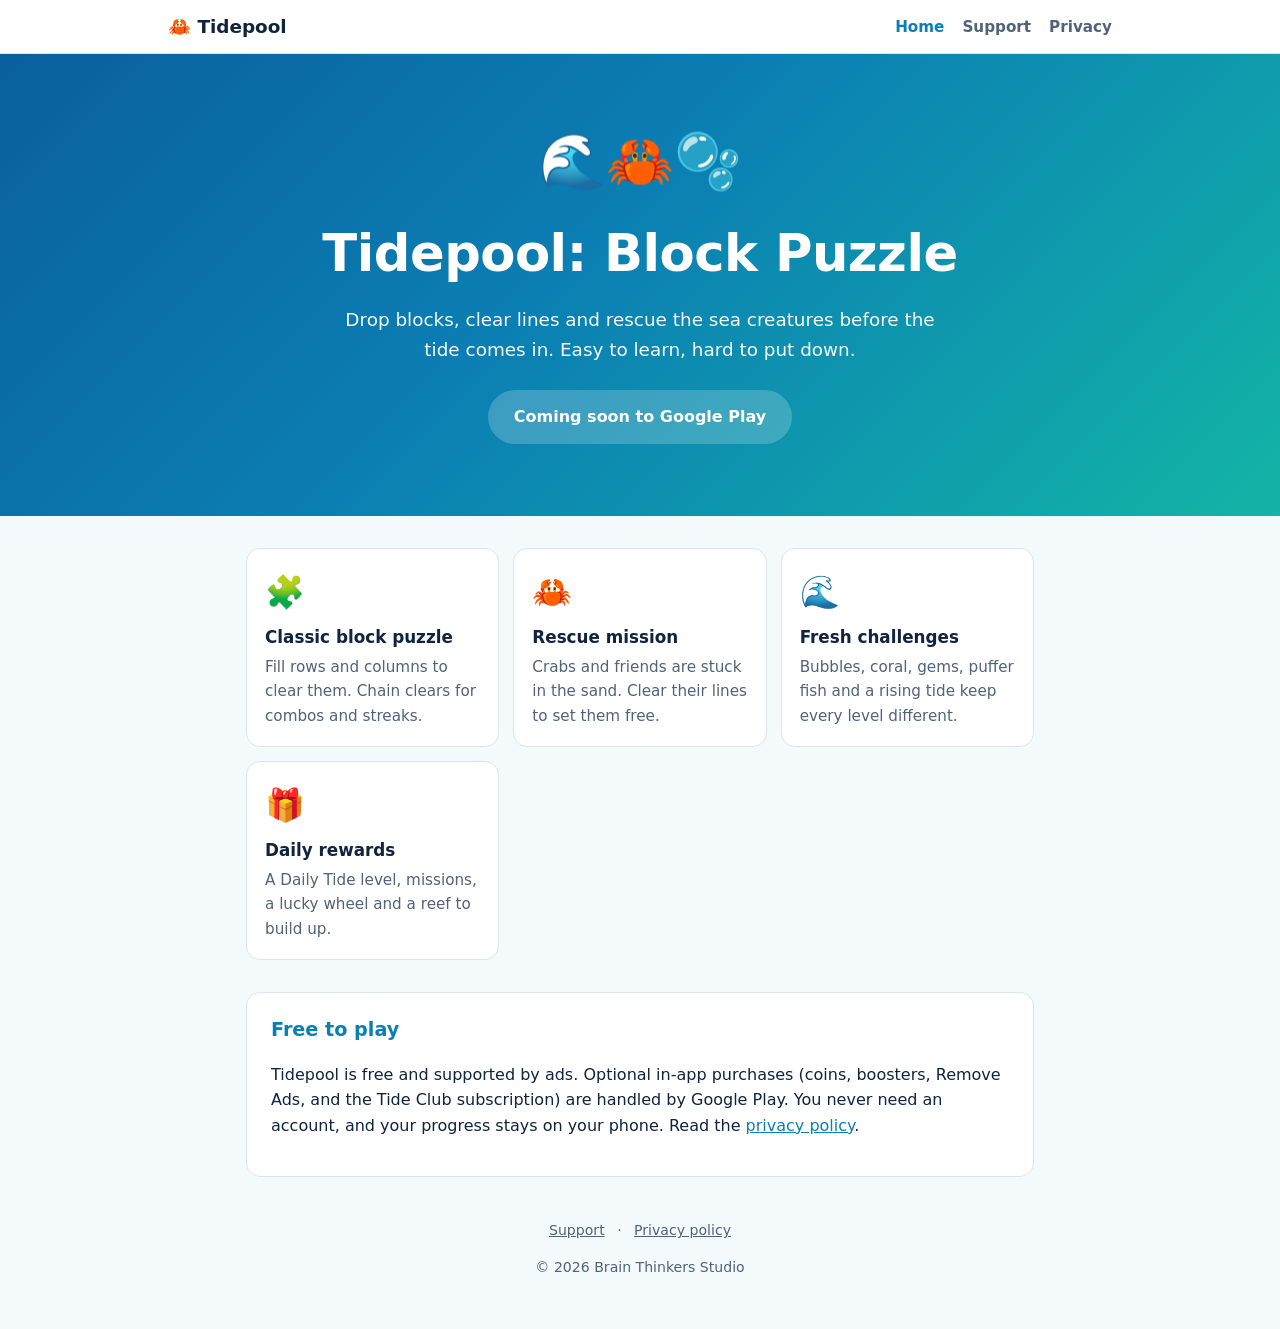
<file: index.html>
<!DOCTYPE html>
<html lang="en">
<head>
<meta charset="utf-8">
<meta name="viewport" content="width=device-width, initial-scale=1">
<title>Tidepool: Block Puzzle</title>
<meta name="description" content="Tidepool is a relaxing block puzzle game: clear lines, rescue sea creatures, pop bubbles and beat the tide. Free on Android.">
<meta property="og:title" content="Tidepool: Block Puzzle">
<meta property="og:description" content="Clear lines, rescue sea creatures and beat the tide. Free on Android.">
<link rel="icon" href="data:image/svg+xml,<svg xmlns='http://www.w3.org/2000/svg' viewBox='0 0 100 100'><text y='.9em' font-size='90'>🦀</text></svg>">
<link rel="stylesheet" href="style.css">
</head>
<body>
<nav class="nav"><div class="inner">
  <a class="brand" href="./">🦀 Tidepool</a>
  <a href="./" aria-current="page">Home</a>
  <a href="support.html">Support</a>
  <a href="privacy.html">Privacy</a>
</div></nav>

<header class="hero">
  <div class="emoji">🌊🦀🫧</div>
  <h1>Tidepool: Block Puzzle</h1>
  <p>Drop blocks, clear lines and rescue the sea creatures before the tide comes in. Easy to learn, hard to put down.</p>
  <!-- Once the app is live, swap the span for:
       <a class="button" href="https://play.google.com/store/apps/details?id=com.tidepool.blockpuzzle">Get it on Google Play</a> -->
  <span class="button soon">Coming soon to Google Play</span>
</header>

<main>
  <div class="features">
    <div class="feature"><div class="icon">🧩</div><h3>Classic block puzzle</h3><p>Fill rows and columns to clear them. Chain clears for combos and streaks.</p></div>
    <div class="feature"><div class="icon">🦀</div><h3>Rescue mission</h3><p>Crabs and friends are stuck in the sand. Clear their lines to set them free.</p></div>
    <div class="feature"><div class="icon">🌊</div><h3>Fresh challenges</h3><p>Bubbles, coral, gems, puffer fish and a rising tide keep every level different.</p></div>
    <div class="feature"><div class="icon">🎁</div><h3>Daily rewards</h3><p>A Daily Tide level, missions, a lucky wheel and a reef to build up.</p></div>
  </div>

  <section class="card">
    <h2>Free to play</h2>
    <p>Tidepool is free and supported by ads. Optional in-app purchases (coins, boosters, Remove Ads, and the Tide Club subscription) are handled by Google Play. You never need an account, and your progress stays on your phone. Read the <a href="privacy.html">privacy policy</a>.</p>
  </section>
</main>

<footer>
  <a href="support.html">Support</a> · <a href="privacy.html">Privacy policy</a>
  <p>© 2026 Brain Thinkers Studio</p>
</footer>
</body>
</html>
</file>
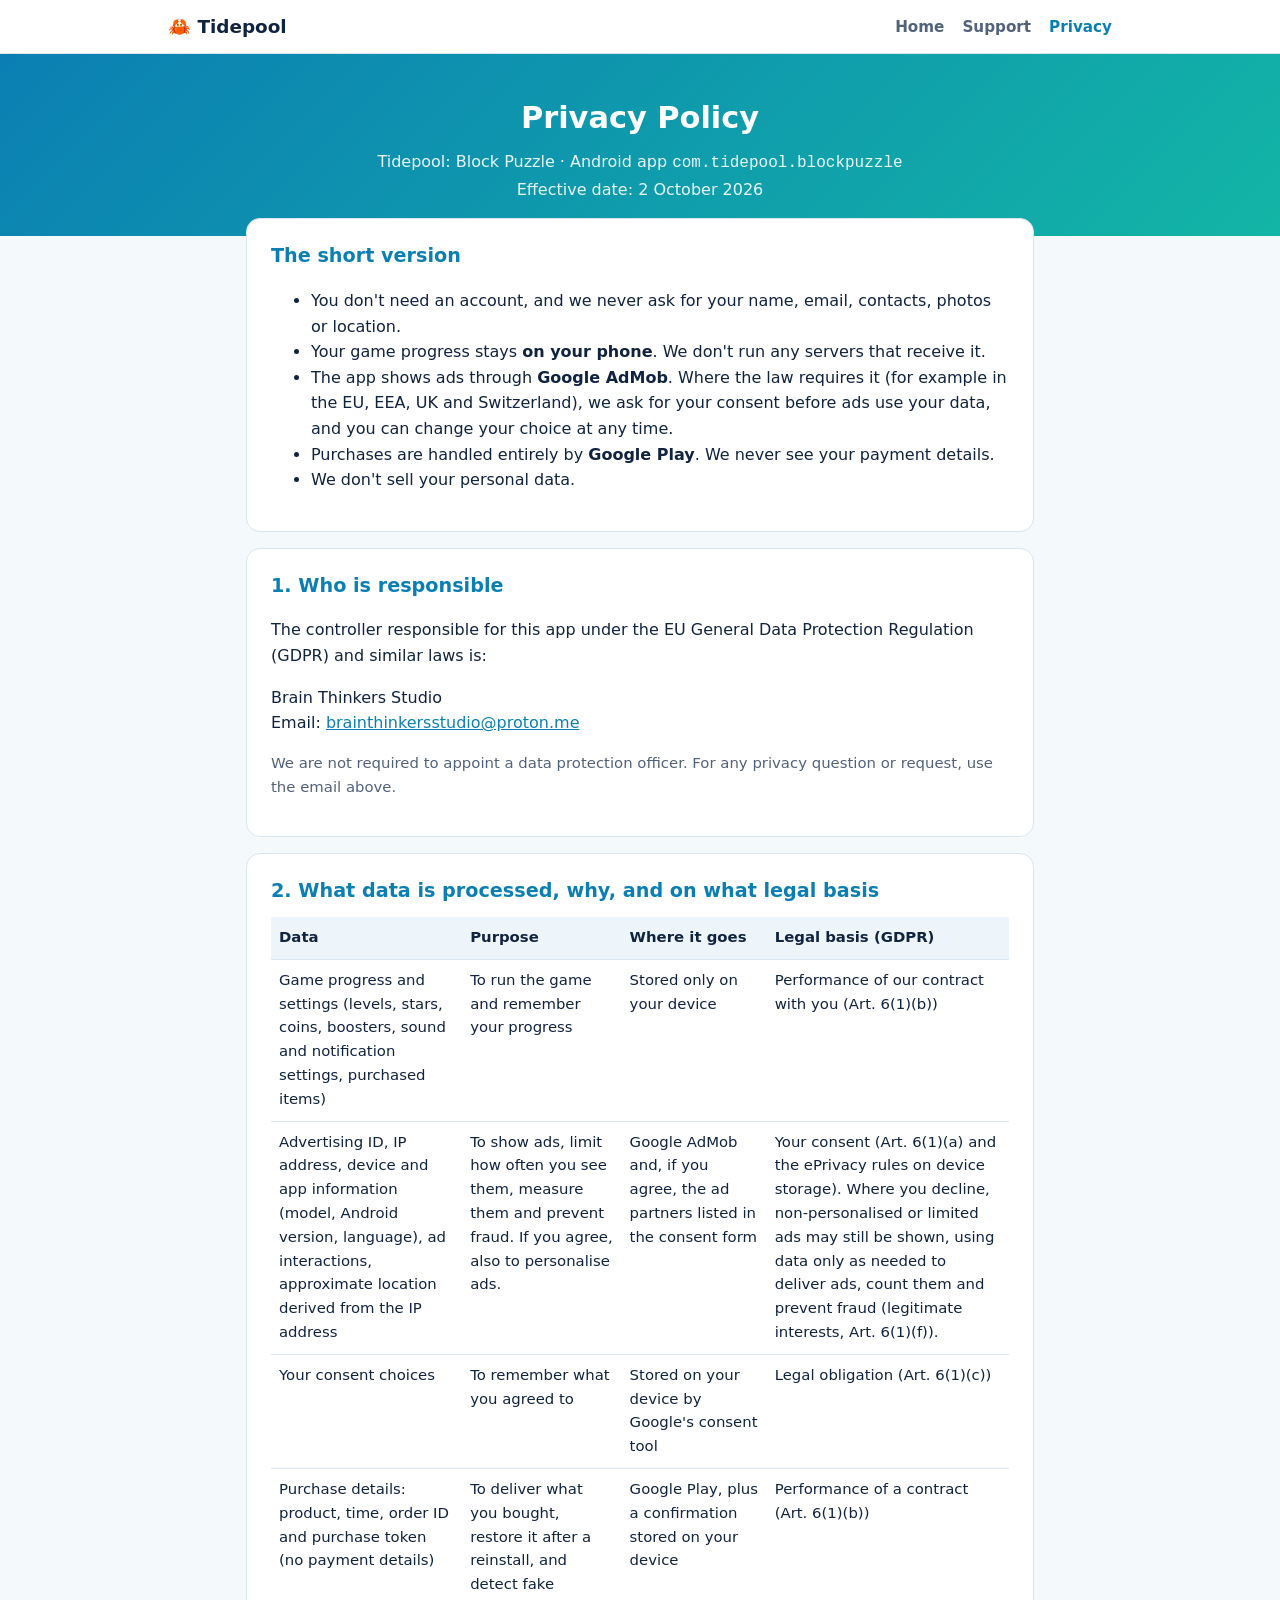
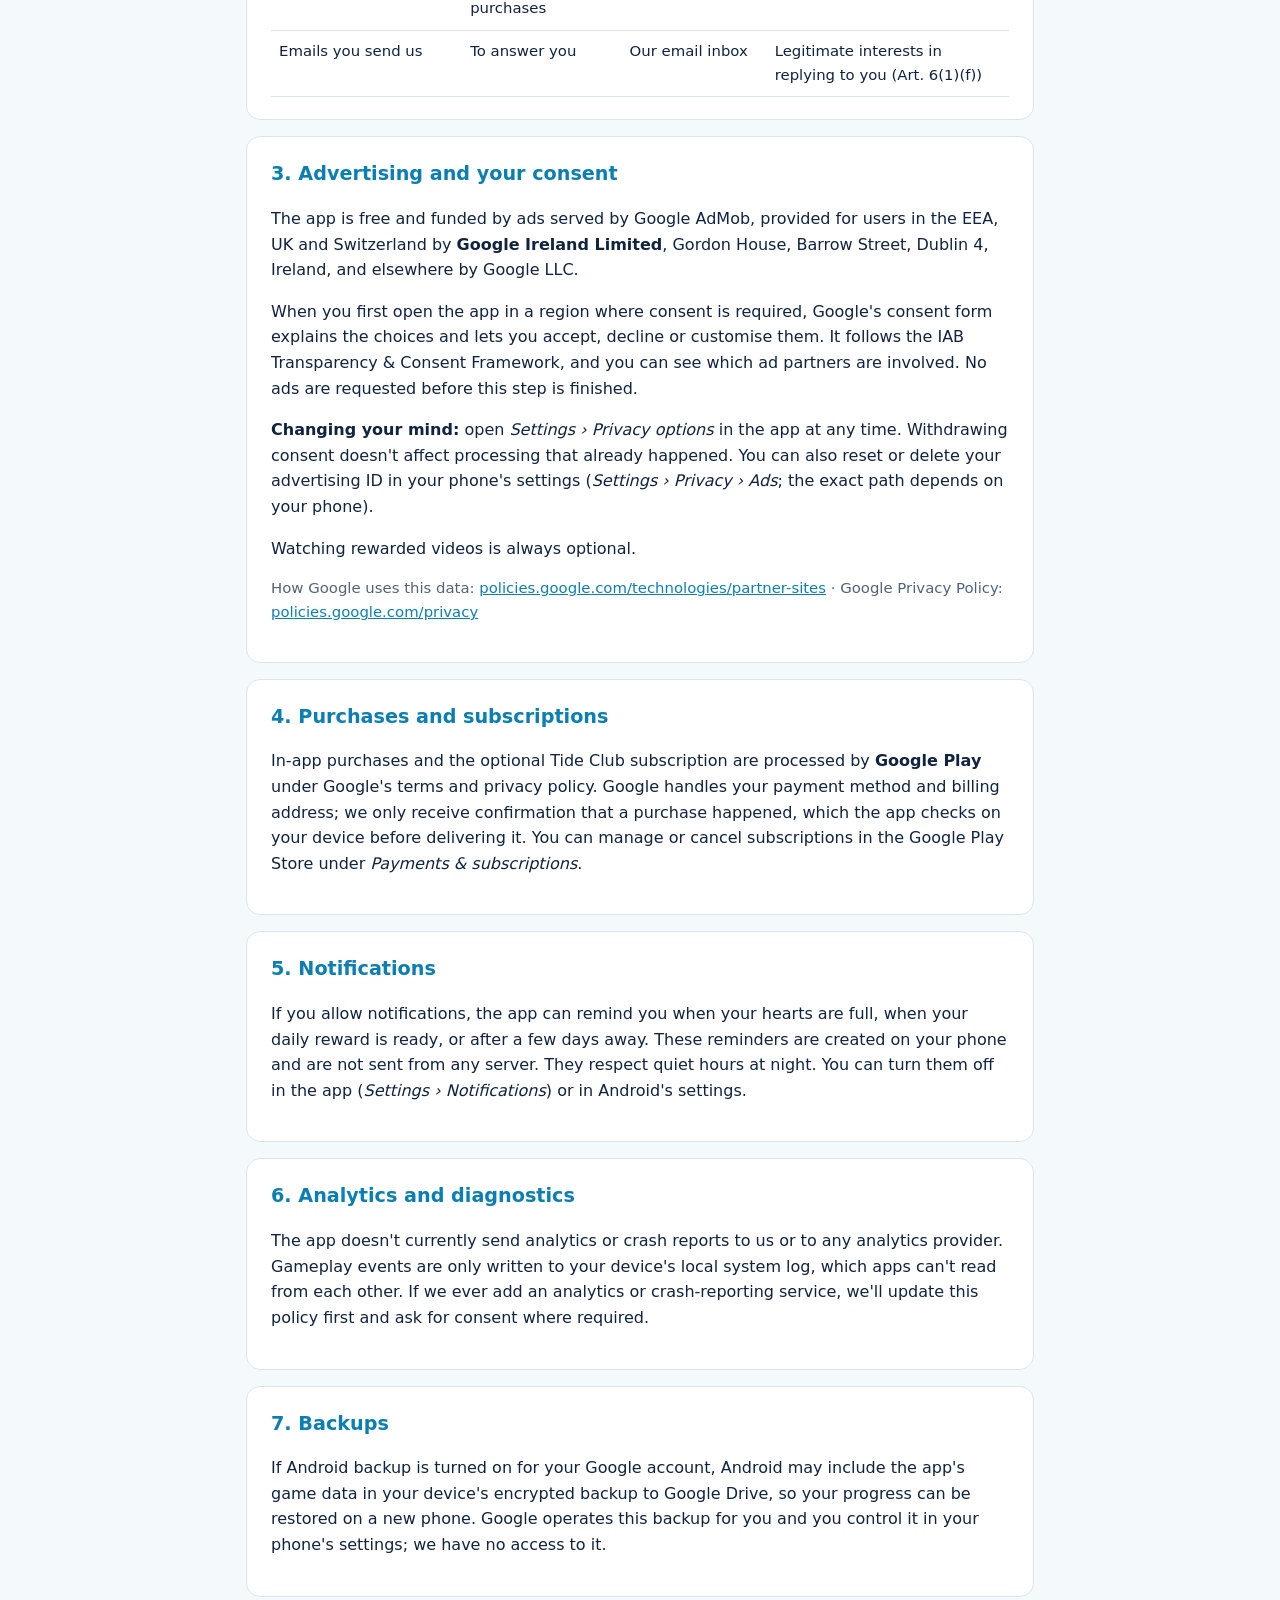
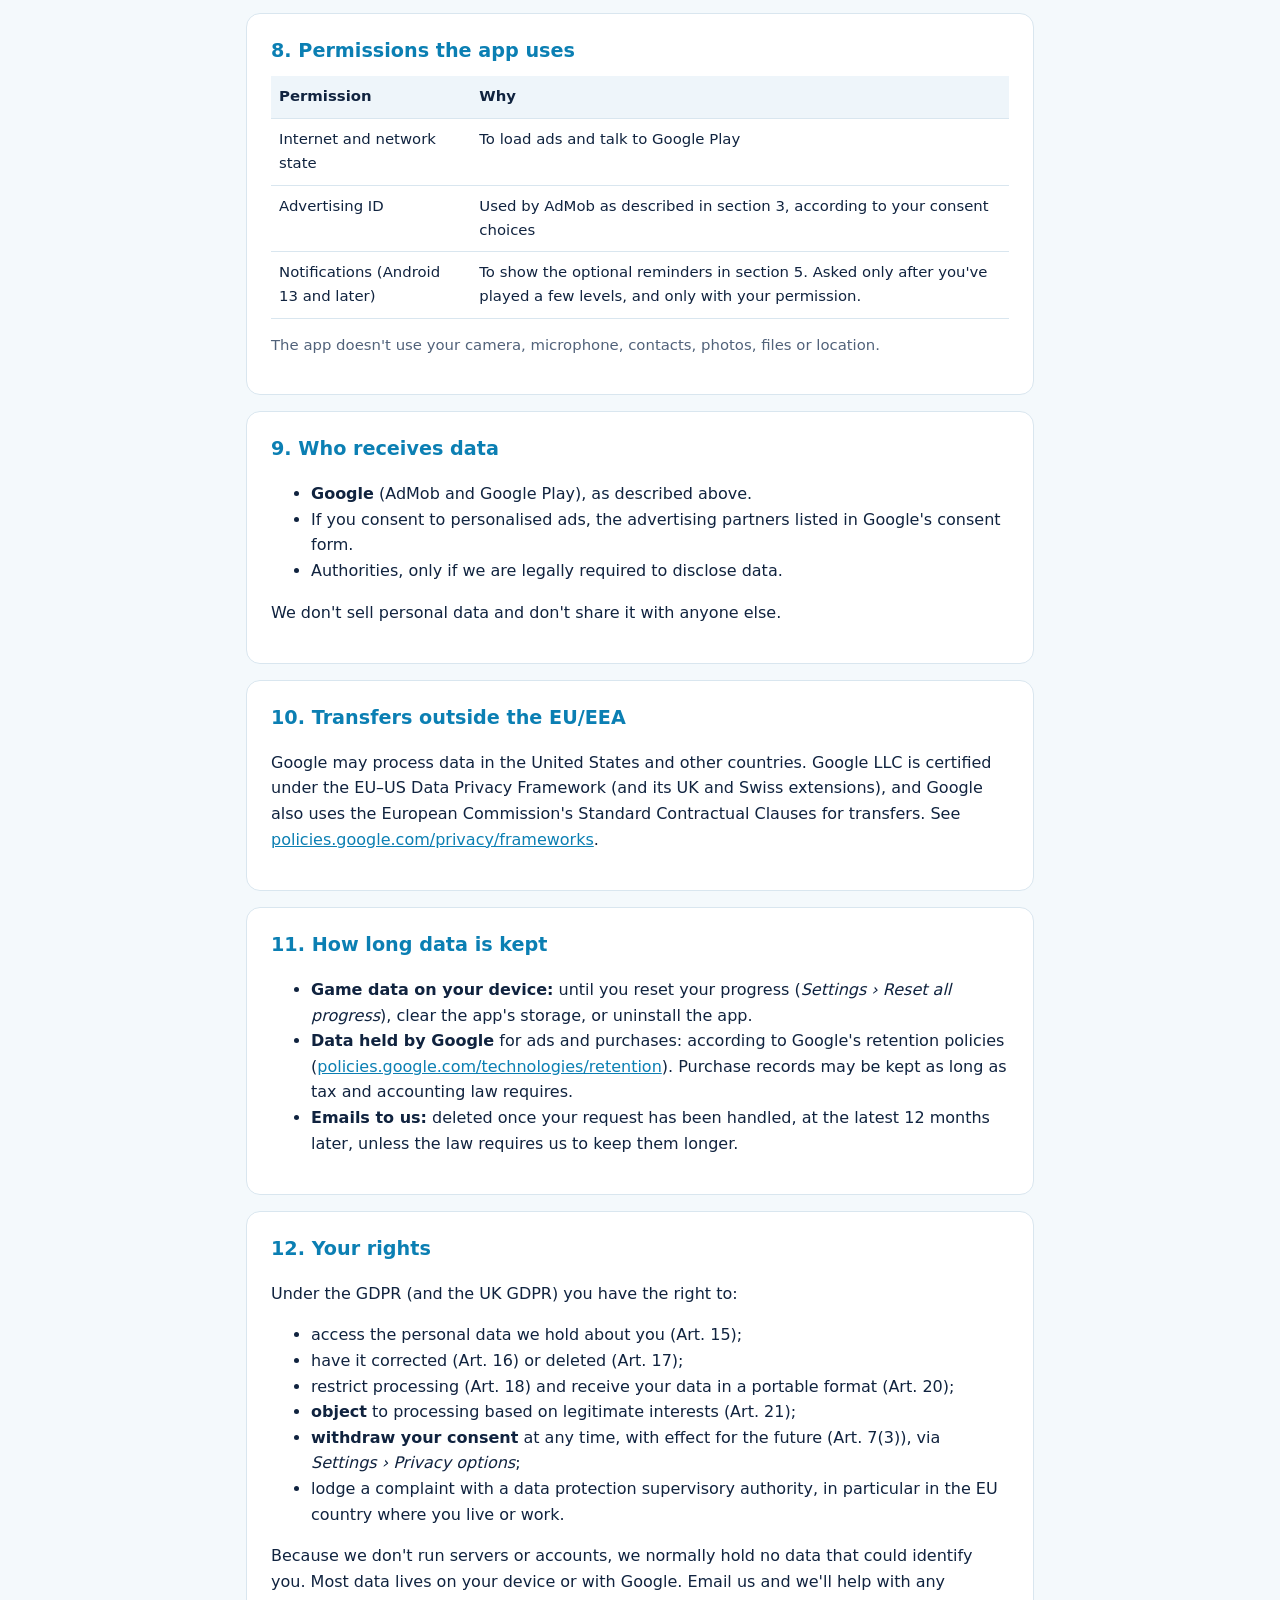
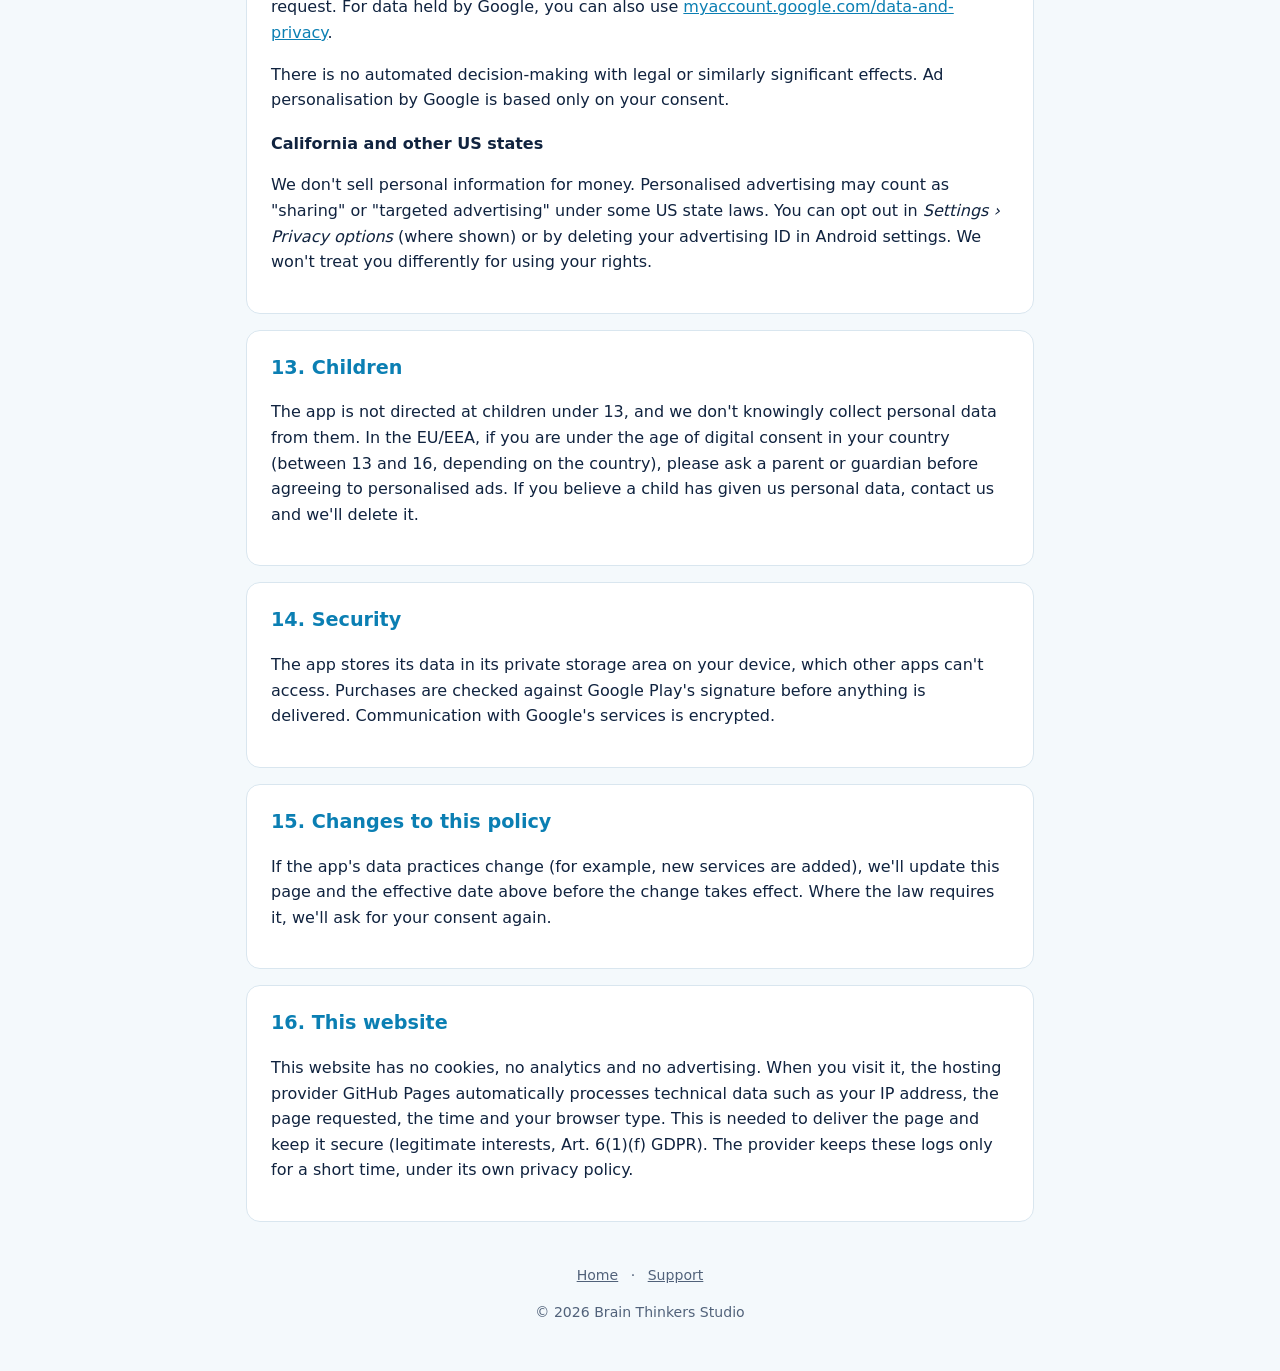
<file: privacy.html>
<!DOCTYPE html>
<html lang="en">
<head>
<meta charset="utf-8">
<meta name="viewport" content="width=device-width, initial-scale=1">
<title>Privacy Policy – Tidepool: Block Puzzle</title>
<meta name="description" content="Privacy policy for the Android game Tidepool: Block Puzzle (com.tidepool.blockpuzzle).">
<link rel="icon" href="data:image/svg+xml,<svg xmlns='http://www.w3.org/2000/svg' viewBox='0 0 100 100'><text y='.9em' font-size='90'>🦀</text></svg>">
<link rel="stylesheet" href="style.css">
</head>
<body>
<nav class="nav"><div class="inner">
  <a class="brand" href="./">🦀 Tidepool</a>
  <a href="./">Home</a>
  <a href="support.html">Support</a>
  <a href="privacy.html" aria-current="page">Privacy</a>
</div></nav>

<header class="page-head">
  <h1>Privacy Policy</h1>
  <p>Tidepool: Block Puzzle &middot; Android app <code>com.tidepool.blockpuzzle</code></p>
  <p>Effective date: 2 October 2026</p>
</header>

<main class="lift">


<section class="card">
  <h2>The short version</h2>
  <ul>
    <li>You don't need an account, and we never ask for your name, email, contacts, photos or location.</li>
    <li>Your game progress stays <strong>on your phone</strong>. We don't run any servers that receive it.</li>
    <li>The app shows ads through <strong>Google AdMob</strong>. Where the law requires it (for example in the EU, EEA, UK and Switzerland), we ask for your consent before ads use your data, and you can change your choice at any time.</li>
    <li>Purchases are handled entirely by <strong>Google Play</strong>. We never see your payment details.</li>
    <li>We don't sell your personal data.</li>
  </ul>
</section>

<section class="card">
  <h2>1. Who is responsible</h2>
  <p>The controller responsible for this app under the EU General Data Protection Regulation (GDPR) and similar laws is:</p>
  <p>Brain Thinkers Studio<br>
     Email: <a href="mailto:brainthinkersstudio@proton.me">brainthinkersstudio@proton.me</a></p>
  <p class="muted">We are not required to appoint a data protection officer. For any privacy question or request, use the email above.</p>
</section>

<section class="card">
  <h2>2. What data is processed, why, and on what legal basis</h2>
  <table>
    <tr><th>Data</th><th>Purpose</th><th>Where it goes</th><th>Legal basis (GDPR)</th></tr>
    <tr>
      <td>Game progress and settings (levels, stars, coins, boosters, sound and notification settings, purchased items)</td>
      <td>To run the game and remember your progress</td>
      <td>Stored only on your device</td>
      <td>Performance of our contract with you (Art. 6(1)(b))</td>
    </tr>
    <tr>
      <td>Advertising ID, IP address, device and app information (model, Android version, language), ad interactions, approximate location derived from the IP address</td>
      <td>To show ads, limit how often you see them, measure them and prevent fraud. If you agree, also to personalise ads.</td>
      <td>Google AdMob and, if you agree, the ad partners listed in the consent form</td>
      <td>Your consent (Art. 6(1)(a) and the ePrivacy rules on device storage). Where you decline, non-personalised or limited ads may still be shown, using data only as needed to deliver ads, count them and prevent fraud (legitimate interests, Art. 6(1)(f)).</td>
    </tr>
    <tr>
      <td>Your consent choices</td>
      <td>To remember what you agreed to</td>
      <td>Stored on your device by Google's consent tool</td>
      <td>Legal obligation (Art. 6(1)(c))</td>
    </tr>
    <tr>
      <td>Purchase details: product, time, order ID and purchase token (no payment details)</td>
      <td>To deliver what you bought, restore it after a reinstall, and detect fake purchases</td>
      <td>Google Play, plus a confirmation stored on your device</td>
      <td>Performance of a contract (Art. 6(1)(b))</td>
    </tr>
    <tr>
      <td>Emails you send us</td>
      <td>To answer you</td>
      <td>Our email inbox</td>
      <td>Legitimate interests in replying to you (Art. 6(1)(f))</td>
    </tr>
  </table>
</section>

<section class="card">
  <h2>3. Advertising and your consent</h2>
  <p>The app is free and funded by ads served by Google AdMob, provided for users in the EEA, UK and Switzerland by <strong>Google Ireland Limited</strong>, Gordon House, Barrow Street, Dublin 4, Ireland, and elsewhere by Google LLC.</p>
  <p>When you first open the app in a region where consent is required, Google's consent form explains the choices and lets you accept, decline or customise them. It follows the IAB Transparency &amp; Consent Framework, and you can see which ad partners are involved. No ads are requested before this step is finished.</p>
  <p><strong>Changing your mind:</strong> open <em>Settings &rsaquo; Privacy options</em> in the app at any time. Withdrawing consent doesn't affect processing that already happened. You can also reset or delete your advertising ID in your phone's settings (<em>Settings &rsaquo; Privacy &rsaquo; Ads</em>; the exact path depends on your phone).</p>
  <p>Watching rewarded videos is always optional.</p>
  <p class="muted">How Google uses this data: <a href="https://policies.google.com/technologies/partner-sites">policies.google.com/technologies/partner-sites</a> &middot; Google Privacy Policy: <a href="https://policies.google.com/privacy">policies.google.com/privacy</a></p>
</section>

<section class="card">
  <h2>4. Purchases and subscriptions</h2>
  <p>In-app purchases and the optional Tide Club subscription are processed by <strong>Google Play</strong> under Google's terms and privacy policy. Google handles your payment method and billing address; we only receive confirmation that a purchase happened, which the app checks on your device before delivering it. You can manage or cancel subscriptions in the Google Play Store under <em>Payments &amp; subscriptions</em>.</p>
</section>

<section class="card">
  <h2>5. Notifications</h2>
  <p>If you allow notifications, the app can remind you when your hearts are full, when your daily reward is ready, or after a few days away. These reminders are created on your phone and are not sent from any server. They respect quiet hours at night. You can turn them off in the app (<em>Settings &rsaquo; Notifications</em>) or in Android's settings.</p>
</section>

<section class="card">
  <h2>6. Analytics and diagnostics</h2>
  <p>The app doesn't currently send analytics or crash reports to us or to any analytics provider. Gameplay events are only written to your device's local system log, which apps can't read from each other. If we ever add an analytics or crash-reporting service, we'll update this policy first and ask for consent where required.</p>
</section>

<section class="card">
  <h2>7. Backups</h2>
  <p>If Android backup is turned on for your Google account, Android may include the app's game data in your device's encrypted backup to Google Drive, so your progress can be restored on a new phone. Google operates this backup for you and you control it in your phone's settings; we have no access to it.</p>
</section>

<section class="card">
  <h2>8. Permissions the app uses</h2>
  <table>
    <tr><th>Permission</th><th>Why</th></tr>
    <tr><td>Internet and network state</td><td>To load ads and talk to Google Play</td></tr>
    <tr><td>Advertising ID</td><td>Used by AdMob as described in section 3, according to your consent choices</td></tr>
    <tr><td>Notifications (Android 13 and later)</td><td>To show the optional reminders in section 5. Asked only after you've played a few levels, and only with your permission.</td></tr>
  </table>
  <p class="muted">The app doesn't use your camera, microphone, contacts, photos, files or location.</p>
</section>

<section class="card">
  <h2>9. Who receives data</h2>
  <ul>
    <li><strong>Google</strong> (AdMob and Google Play), as described above.</li>
    <li>If you consent to personalised ads, the advertising partners listed in Google's consent form.</li>
    <li>Authorities, only if we are legally required to disclose data.</li>
  </ul>
  <p>We don't sell personal data and don't share it with anyone else.</p>
</section>

<section class="card">
  <h2>10. Transfers outside the EU/EEA</h2>
  <p>Google may process data in the United States and other countries. Google LLC is certified under the EU–US Data Privacy Framework (and its UK and Swiss extensions), and Google also uses the European Commission's Standard Contractual Clauses for transfers. See <a href="https://policies.google.com/privacy/frameworks">policies.google.com/privacy/frameworks</a>.</p>
</section>

<section class="card">
  <h2>11. How long data is kept</h2>
  <ul>
    <li><strong>Game data on your device:</strong> until you reset your progress (<em>Settings &rsaquo; Reset all progress</em>), clear the app's storage, or uninstall the app.</li>
    <li><strong>Data held by Google</strong> for ads and purchases: according to Google's retention policies (<a href="https://policies.google.com/technologies/retention">policies.google.com/technologies/retention</a>). Purchase records may be kept as long as tax and accounting law requires.</li>
    <li><strong>Emails to us:</strong> deleted once your request has been handled, at the latest 12 months later, unless the law requires us to keep them longer.</li>
  </ul>
</section>

<section class="card">
  <h2>12. Your rights</h2>
  <p>Under the GDPR (and the UK GDPR) you have the right to:</p>
  <ul>
    <li>access the personal data we hold about you (Art. 15);</li>
    <li>have it corrected (Art. 16) or deleted (Art. 17);</li>
    <li>restrict processing (Art. 18) and receive your data in a portable format (Art. 20);</li>
    <li><strong>object</strong> to processing based on legitimate interests (Art. 21);</li>
    <li><strong>withdraw your consent</strong> at any time, with effect for the future (Art. 7(3)), via <em>Settings &rsaquo; Privacy options</em>;</li>
    <li>lodge a complaint with a data protection supervisory authority, in particular in the EU country where you live or work.</li>
  </ul>
  <p>Because we don't run servers or accounts, we normally hold no data that could identify you. Most data lives on your device or with Google. Email us and we'll help with any request. For data held by Google, you can also use <a href="https://myaccount.google.com/data-and-privacy">myaccount.google.com/data-and-privacy</a>.</p>
  <p>There is no automated decision-making with legal or similarly significant effects. Ad personalisation by Google is based only on your consent.</p>
  <h3>California and other US states</h3>
  <p>We don't sell personal information for money. Personalised advertising may count as "sharing" or "targeted advertising" under some US state laws. You can opt out in <em>Settings &rsaquo; Privacy options</em> (where shown) or by deleting your advertising ID in Android settings. We won't treat you differently for using your rights.</p>
</section>

<section class="card">
  <h2>13. Children</h2>
  <p>The app is not directed at children under 13, and we don't knowingly collect personal data from them. In the EU/EEA, if you are under the age of digital consent in your country (between 13 and 16, depending on the country), please ask a parent or guardian before agreeing to personalised ads. If you believe a child has given us personal data, contact us and we'll delete it.</p>
</section>

<section class="card">
  <h2>14. Security</h2>
  <p>The app stores its data in its private storage area on your device, which other apps can't access. Purchases are checked against Google Play's signature before anything is delivered. Communication with Google's services is encrypted.</p>
</section>

<section class="card">
  <h2>15. Changes to this policy</h2>
  <p>If the app's data practices change (for example, new services are added), we'll update this page and the effective date above before the change takes effect. Where the law requires it, we'll ask for your consent again.</p>
</section>

<section class="card">
  <h2>16. This website</h2>
  <p>This website has no cookies, no analytics and no advertising. When you visit it, the hosting provider GitHub Pages automatically processes technical data such as your IP address, the page requested, the time and your browser type. This is needed to deliver the page and keep it secure (legitimate interests, Art. 6(1)(f) GDPR). The provider keeps these logs only for a short time, under its own privacy policy.</p>
</section>

</main>

<footer>
  <a href="./">Home</a> · <a href="support.html">Support</a>
  <p>© 2026 Brain Thinkers Studio</p>
</footer>
</body>
</html>
</file>
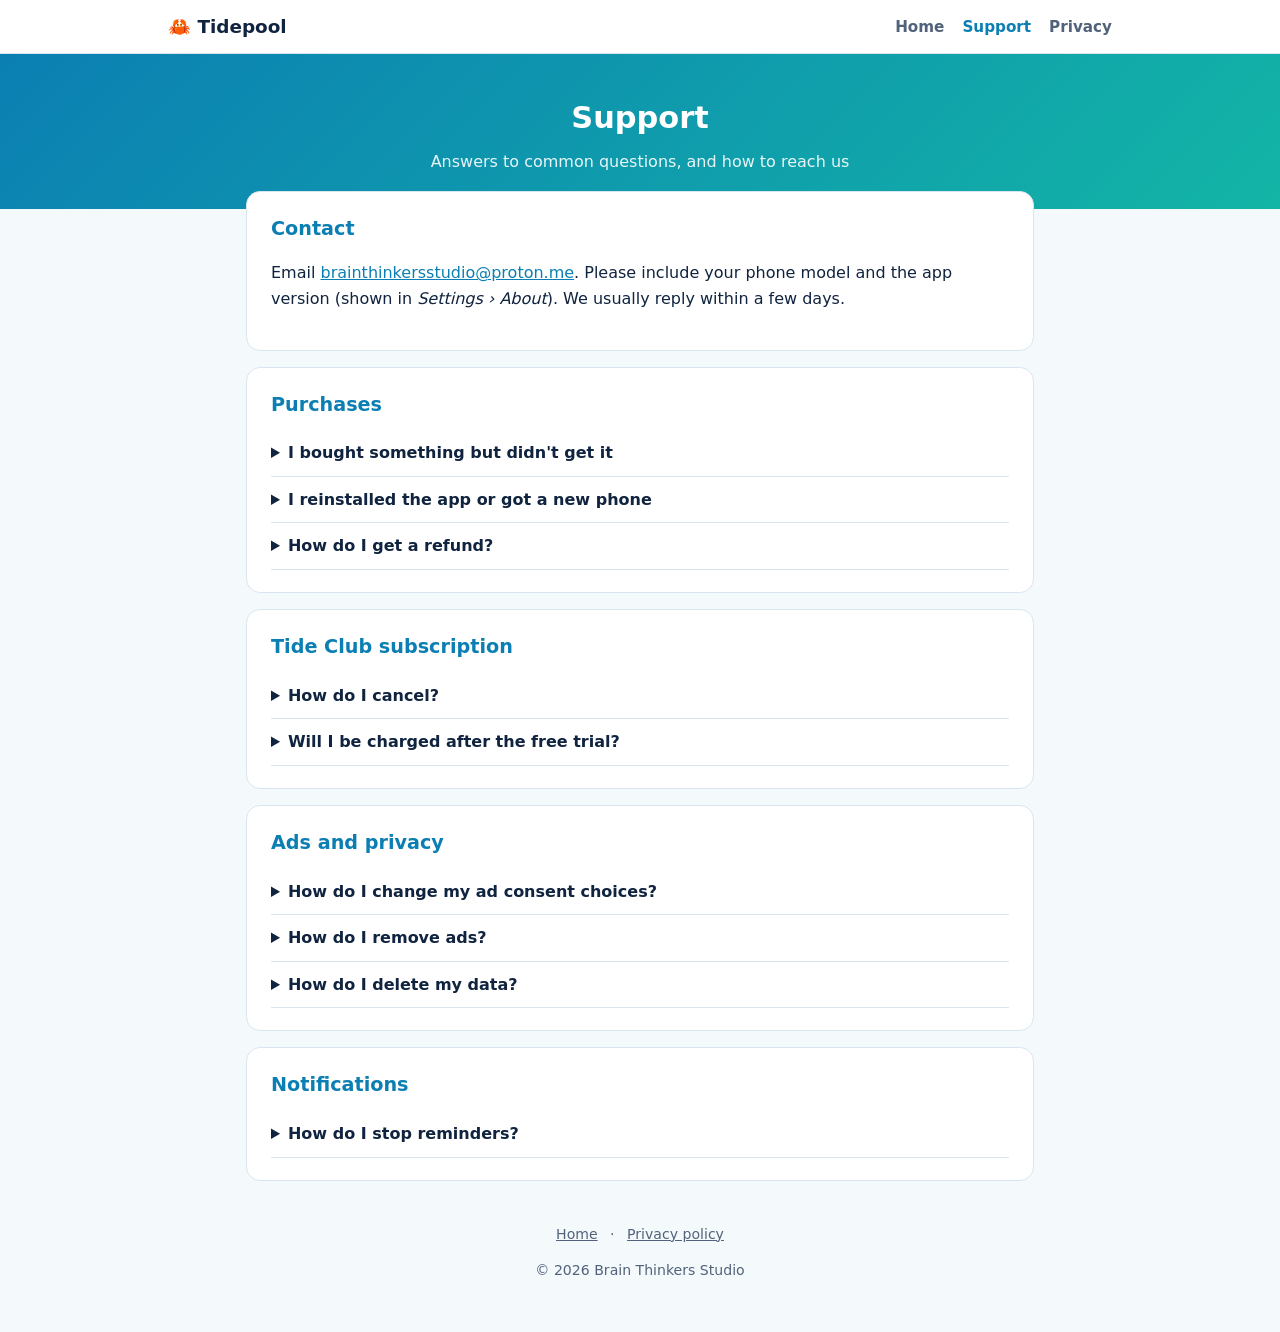
<file: support.html>
<!DOCTYPE html>
<html lang="en">
<head>
<meta charset="utf-8">
<meta name="viewport" content="width=device-width, initial-scale=1">
<title>Support – Tidepool: Block Puzzle</title>
<meta name="description" content="Help with Tidepool: Block Puzzle: purchases, subscriptions, ads and privacy choices, progress and contact.">
<link rel="icon" href="data:image/svg+xml,<svg xmlns='http://www.w3.org/2000/svg' viewBox='0 0 100 100'><text y='.9em' font-size='90'>🦀</text></svg>">
<link rel="stylesheet" href="style.css">
</head>
<body>
<nav class="nav"><div class="inner">
  <a class="brand" href="./">🦀 Tidepool</a>
  <a href="./">Home</a>
  <a href="support.html" aria-current="page">Support</a>
  <a href="privacy.html">Privacy</a>
</div></nav>

<header class="page-head">
  <h1>Support</h1>
  <p>Answers to common questions, and how to reach us</p>
</header>

<main class="lift">
  <section class="card">
    <h2>Contact</h2>
    <p>Email <a href="mailto:brainthinkersstudio@proton.me">brainthinkersstudio@proton.me</a>. Please include your phone model and the app version (shown in <em>Settings › About</em>). We usually reply within a few days.</p>
  </section>

  <section class="card">
    <h2>Purchases</h2>
    <details>
      <summary>I bought something but didn't get it</summary>
      <p>Open <em>Settings › Restore purchases</em>. Some payment methods take a while to confirm; once Google Play confirms the payment, the item is delivered the next time you open the game. If it still hasn't arrived after 24 hours, email us your Google Play order number (it starts with GPA.).</p>
    </details>
    <details>
      <summary>I reinstalled the app or got a new phone</summary>
      <p>Remove Ads and an active Tide Club subscription come back with <em>Settings › Restore purchases</em>, as long as you use the same Google account. Coins and progress are stored on the phone, so they only carry over through Android's own backup.</p>
    </details>
    <details>
      <summary>How do I get a refund?</summary>
      <p>Purchases go through Google Play, so refunds are requested from Google: see <a href="https://support.google.com/googleplay/answer/2479637">Google Play refund help</a>. You can also email us and we'll help.</p>
    </details>
  </section>

  <section class="card">
    <h2>Tide Club subscription</h2>
    <details>
      <summary>How do I cancel?</summary>
      <p>Open the Google Play Store › your profile picture › <em>Payments &amp; subscriptions › Subscriptions</em> › Tidepool › <em>Cancel subscription</em>. You keep the benefits until the end of the period you've paid for. Uninstalling the app does <strong>not</strong> cancel a subscription.</p>
    </details>
    <details>
      <summary>Will I be charged after the free trial?</summary>
      <p>Yes, unless you cancel before the trial ends. The price and trial length are shown next to the subscribe button and in Google Play's confirmation screen.</p>
    </details>
  </section>

  <section class="card">
    <h2>Ads and privacy</h2>
    <details>
      <summary>How do I change my ad consent choices?</summary>
      <p>Open <em>Settings › Privacy options</em> in the app. This option appears in regions where consent is required (for example the EU, EEA and UK).</p>
    </details>
    <details>
      <summary>How do I remove ads?</summary>
      <p>Buy <em>Remove Ads</em> in the shop to remove all interstitial ads permanently. Rewarded videos stay available but are always optional.</p>
    </details>
    <details>
      <summary>How do I delete my data?</summary>
      <p>Everything the game stores is on your phone: <em>Settings › Reset all progress</em> clears your game, and uninstalling the app removes all of its data. We don't run servers or accounts, so there's no copy with us. For data Google holds for ads or purchases, see the <a href="privacy.html">privacy policy</a>.</p>
    </details>
  </section>

  <section class="card">
    <h2>Notifications</h2>
    <details>
      <summary>How do I stop reminders?</summary>
      <p>Turn off <em>Settings › Notifications</em> in the game, or block notifications for Tidepool in Android's settings. Reminders never arrive at night.</p>
    </details>
  </section>
</main>

<footer>
  <a href="./">Home</a> · <a href="privacy.html">Privacy policy</a>
  <p>© 2026 Brain Thinkers Studio</p>
</footer>
</body>
</html>
</file>
<file: style.css>
:root {
  --ink: #10233f;
  --muted: #51627a;
  --sea: #0b7fb3;
  --teal: #13b5a6;
  --coin: #ffc93c;
  --bg: #f4f9fc;
  --card: #ffffff;
  --line: #d9e6ef;
}
* { box-sizing: border-box; }
html { scroll-behavior: smooth; }
body { margin: 0; background: var(--bg); color: var(--ink); font: 16px/1.6 system-ui, -apple-system, "Segoe UI", Roboto, sans-serif; }
a { color: var(--sea); }

/* Top bar */
.nav { position: sticky; top: 0; z-index: 10; background: rgba(255, 255, 255, .92); backdrop-filter: blur(8px); border-bottom: 1px solid var(--line); }
.nav .inner { max-width: 980px; margin: 0 auto; padding: 12px 18px; display: flex; align-items: center; gap: 18px; }
.brand { font-weight: 800; font-size: 1.15rem; color: var(--ink); text-decoration: none; margin-right: auto; }
.nav a:not(.brand) { color: var(--muted); text-decoration: none; font-weight: 600; font-size: .95rem; }
.nav a[aria-current="page"] { color: var(--sea); }

/* Hero */
.hero { background: linear-gradient(135deg, #0a5f9e, #0b7fb3 45%, #13b5a6); color: #fff; text-align: center; padding: 64px 20px 72px; overflow: hidden; position: relative; }
.hero h1 { font-size: clamp(2rem, 6vw, 3.2rem); margin: 0 0 10px; letter-spacing: -.5px; }
.hero p { font-size: 1.15rem; max-width: 620px; margin: 0 auto 26px; opacity: .95; }
.hero .emoji { font-size: 3.4rem; margin-bottom: 8px; }
.button { display: inline-block; background: var(--coin); color: #3b2a00; font-weight: 800; text-decoration: none; padding: 14px 26px; border-radius: 999px; box-shadow: 0 6px 0 #d49b00; }
.button:active { transform: translateY(3px); box-shadow: 0 3px 0 #d49b00; }
.button.soon { background: rgba(255, 255, 255, .2); color: #fff; box-shadow: none; cursor: default; }
.page-head { background: linear-gradient(135deg, #0b7fb3, #13b5a6); color: #fff; padding: 40px 20px 34px; text-align: center; }
.page-head h1 { margin: 0 0 6px; font-size: 1.9rem; }
.page-head p { margin: 0; opacity: .9; }

/* Content */
main { max-width: 820px; margin: 0 auto; padding: 0 16px; }
main.lift { margin-top: -18px; }
section.card { background: var(--card); border: 1px solid var(--line); border-radius: 14px; padding: 22px 24px; margin: 0 0 16px; }
section.card h2 { font-size: 1.2rem; margin: 0 0 10px; color: var(--sea); }
section.card h3 { font-size: 1rem; margin: 18px 0 6px; }
.features { display: grid; grid-template-columns: repeat(auto-fit, minmax(220px, 1fr)); gap: 14px; margin: 32px 0; }
.feature { background: var(--card); border: 1px solid var(--line); border-radius: 14px; padding: 18px; }
.feature .icon { font-size: 2rem; }
.feature h3 { margin: 6px 0 4px; font-size: 1.05rem; }
.feature p { margin: 0; color: var(--muted); font-size: .95rem; }
.muted { color: var(--muted); font-size: .93rem; }
table { width: 100%; border-collapse: collapse; font-size: .93rem; }
th, td { text-align: left; vertical-align: top; padding: 9px 8px; border-bottom: 1px solid var(--line); }
th { background: #eef5fa; }
details { border-bottom: 1px solid var(--line); padding: 10px 0; }
details summary { cursor: pointer; font-weight: 700; }
details p { margin: 8px 0 0; }
.fill { background: #fff3c4; padding: 0 4px; border-radius: 4px; }

footer { text-align: center; color: var(--muted); font-size: .88rem; padding: 26px 16px 36px; }
footer a { color: var(--muted); margin: 0 8px; }

@media (max-width: 560px) {
  .nav .inner { gap: 12px; }
  section.card { padding: 18px; }
  th, td { padding: 8px 5px; }
}
</file>
